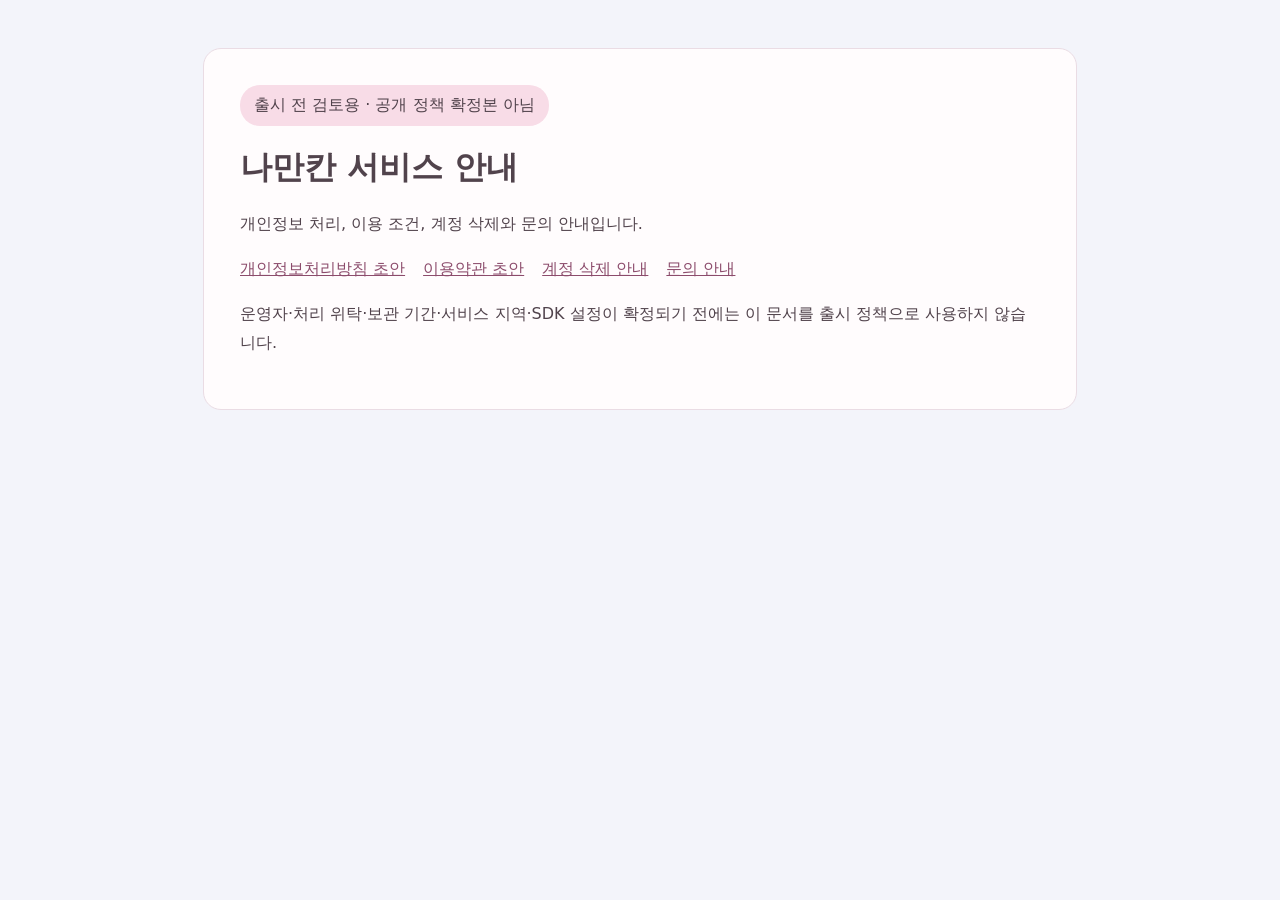
<file: index.html>
<!doctype html>
<html lang="ko"><head><meta charset="utf-8"><meta name="viewport" content="width=device-width,initial-scale=1"><meta name="robots" content="noindex"><title>다이어리 서비스 안내 초안</title><link rel="stylesheet" href="style.css"><script src="site.js" defer></script></head><body><main><span class="draft">출시 전 검토용 · 공개 정책 확정본 아님</span><h1><span data-brand>다이어리</span> 서비스 안내</h1><p>개인정보 처리, 이용 조건, 계정 삭제와 문의 안내입니다.</p><nav><a href="privacy/">개인정보처리방침 초안</a><a href="terms/">이용약관 초안</a><a href="delete-account/">계정 삭제 안내</a><a href="support/">문의 안내</a></nav><p>운영자·처리 위탁·보관 기간·서비스 지역·SDK 설정이 확정되기 전에는 이 문서를 출시 정책으로 사용하지 않습니다.</p></main></body></html>
</file>
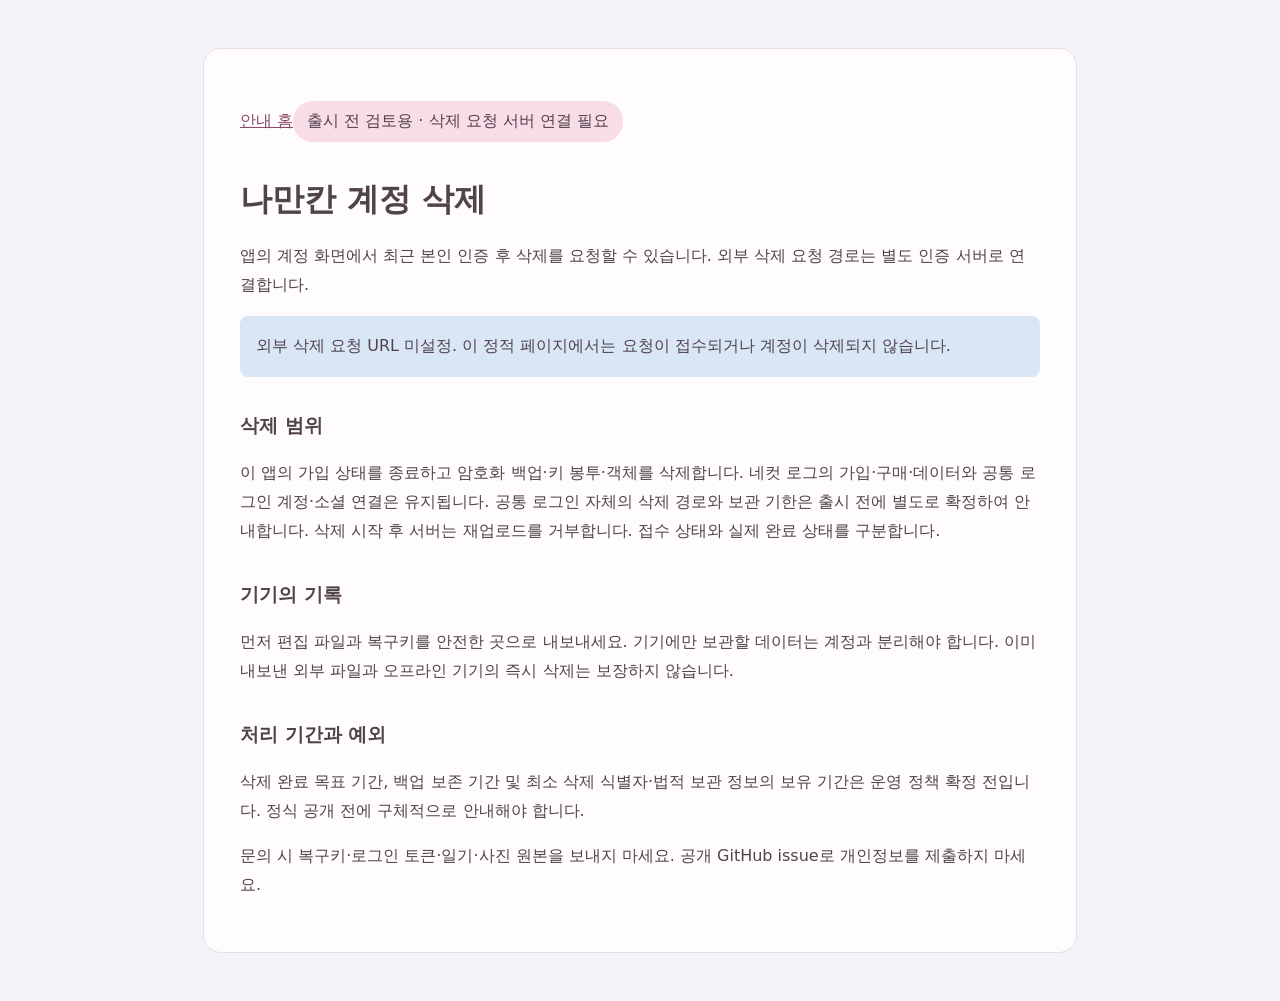
<file: delete-account/index.html>
<!doctype html><html lang="ko"><head><meta charset="utf-8"><meta name="viewport" content="width=device-width,initial-scale=1"><meta name="robots" content="noindex"><title>계정 삭제 안내</title><link rel="stylesheet" href="../style.css"><script src="../site.js" defer></script></head><body><main><a href="../">안내 홈</a><p class="draft">출시 전 검토용 · 삭제 요청 서버 연결 필요</p><h1><span data-brand>다이어리</span> 계정 삭제</h1><p>앱의 계정 화면에서 최근 본인 인증 후 삭제를 요청할 수 있습니다. 외부 삭제 요청 경로는 별도 인증 서버로 연결합니다.</p><p class="notice" data-delete-link>외부 삭제 요청 URL 미설정. 이 정적 페이지에서는 요청이 접수되거나 계정이 삭제되지 않습니다.</p><h2>삭제 범위</h2><p>이 앱의 가입 상태를 종료하고 암호화 백업·키 봉투·객체를 삭제합니다. 네컷 로그의 가입·구매·데이터와 공통 로그인 계정·소셜 연결은 유지됩니다. 공통 로그인 자체의 삭제 경로와 보관 기한은 출시 전에 별도로 확정하여 안내합니다. 삭제 시작 후 서버는 재업로드를 거부합니다. 접수 상태와 실제 완료 상태를 구분합니다.</p><h2>기기의 기록</h2><p>먼저 편집 파일과 복구키를 안전한 곳으로 내보내세요. 기기에만 보관할 데이터는 계정과 분리해야 합니다. 이미 내보낸 외부 파일과 오프라인 기기의 즉시 삭제는 보장하지 않습니다.</p><h2>처리 기간과 예외</h2><p>삭제 완료 목표 기간, 백업 보존 기간 및 최소 삭제 식별자·법적 보관 정보의 보유 기간은 운영 정책 확정 전입니다. 정식 공개 전에 구체적으로 안내해야 합니다.</p><p>문의 시 복구키·로그인 토큰·일기·사진 원본을 보내지 마세요. 공개 GitHub issue로 개인정보를 제출하지 마세요.</p></main></body></html>
</file>
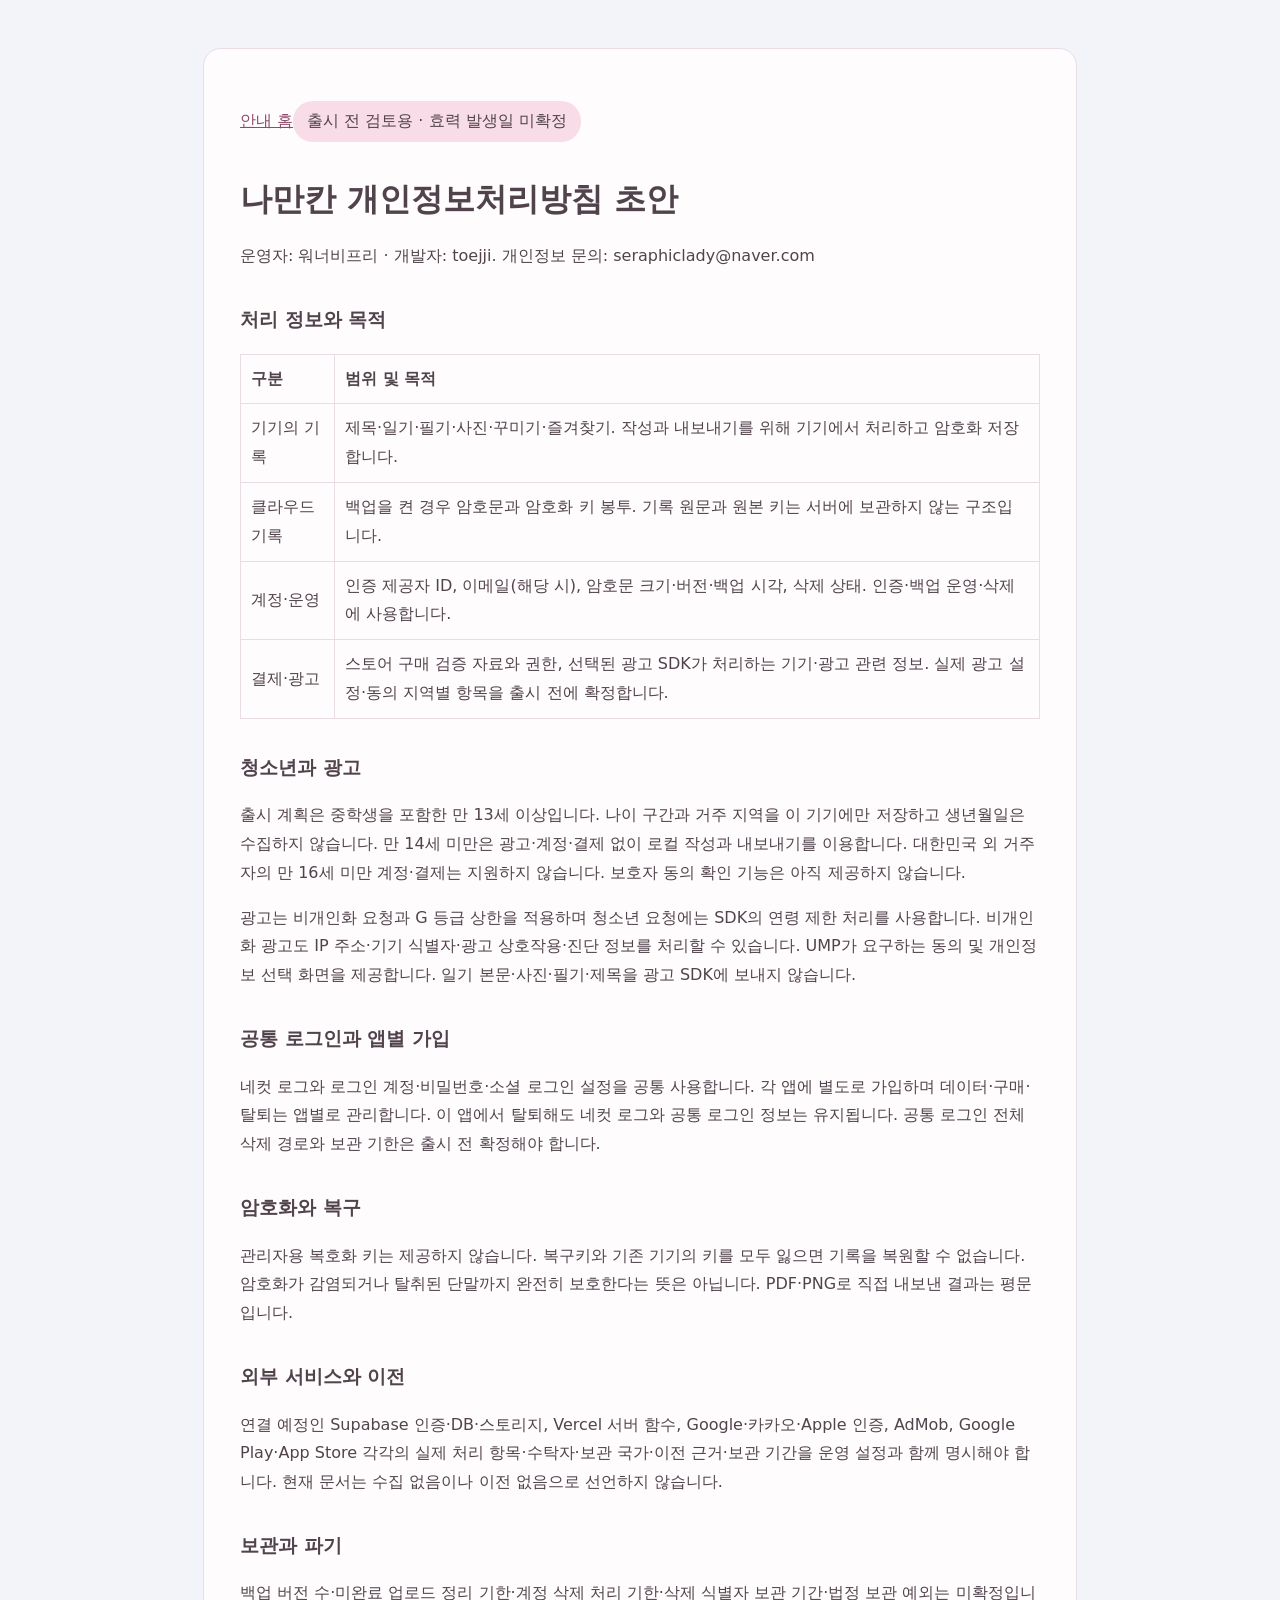
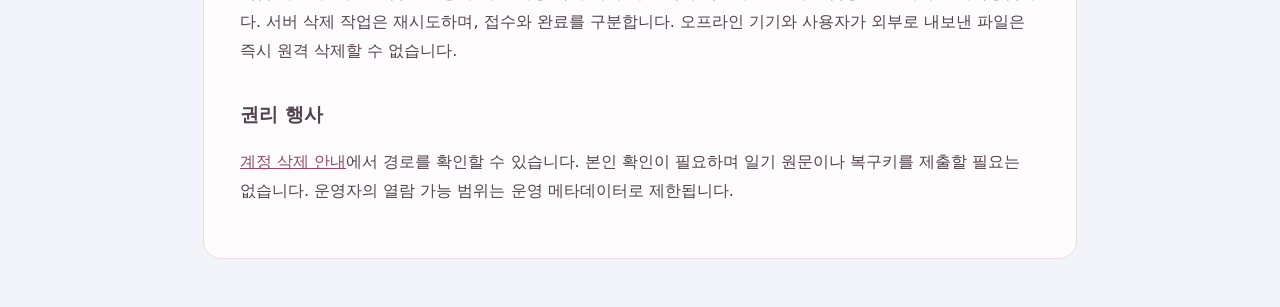
<file: privacy/index.html>
<!doctype html><html lang="ko"><head><meta charset="utf-8"><meta name="viewport" content="width=device-width,initial-scale=1"><meta name="robots" content="noindex"><title>개인정보처리방침 초안</title><link rel="stylesheet" href="../style.css"><script src="../site.js" defer></script></head><body><main><a href="../">안내 홈</a><p class="draft">출시 전 검토용 · 효력 발생일 미확정</p><h1><span data-brand>다이어리</span> 개인정보처리방침 초안</h1><p>운영자: <span data-operator></span> · 개발자: <span data-developer></span>. 개인정보 문의: <span data-support>미설정</span></p><h2>처리 정보와 목적</h2><table><tr><th>구분</th><th>범위 및 목적</th></tr><tr><td>기기의 기록</td><td>제목·일기·필기·사진·꾸미기·즐겨찾기. 작성과 내보내기를 위해 기기에서 처리하고 암호화 저장합니다.</td></tr><tr><td>클라우드 기록</td><td>백업을 켠 경우 암호문과 암호화 키 봉투. 기록 원문과 원본 키는 서버에 보관하지 않는 구조입니다.</td></tr><tr><td>계정·운영</td><td>인증 제공자 ID, 이메일(해당 시), 암호문 크기·버전·백업 시각, 삭제 상태. 인증·백업 운영·삭제에 사용합니다.</td></tr><tr><td>결제·광고</td><td>스토어 구매 검증 자료와 권한, 선택된 광고 SDK가 처리하는 기기·광고 관련 정보. 실제 광고 설정·동의 지역별 항목을 출시 전에 확정합니다.</td></tr></table><h2>청소년과 광고</h2><p>출시 계획은 중학생을 포함한 만 13세 이상입니다. 나이 구간과 거주 지역을 이 기기에만 저장하고 생년월일은 수집하지 않습니다. 만 14세 미만은 광고·계정·결제 없이 로컬 작성과 내보내기를 이용합니다. 대한민국 외 거주자의 만 16세 미만 계정·결제는 지원하지 않습니다. 보호자 동의 확인 기능은 아직 제공하지 않습니다.</p><p>광고는 비개인화 요청과 G 등급 상한을 적용하며 청소년 요청에는 SDK의 연령 제한 처리를 사용합니다. 비개인화 광고도 IP 주소·기기 식별자·광고 상호작용·진단 정보를 처리할 수 있습니다. UMP가 요구하는 동의 및 개인정보 선택 화면을 제공합니다. 일기 본문·사진·필기·제목을 광고 SDK에 보내지 않습니다.</p><h2>공통 로그인과 앱별 가입</h2><p>네컷 로그와 로그인 계정·비밀번호·소셜 로그인 설정을 공통 사용합니다. 각 앱에 별도로 가입하며 데이터·구매·탈퇴는 앱별로 관리합니다. 이 앱에서 탈퇴해도 네컷 로그와 공통 로그인 정보는 유지됩니다. 공통 로그인 전체 삭제 경로와 보관 기한은 출시 전 확정해야 합니다.</p><h2>암호화와 복구</h2><p>관리자용 복호화 키는 제공하지 않습니다. 복구키와 기존 기기의 키를 모두 잃으면 기록을 복원할 수 없습니다. 암호화가 감염되거나 탈취된 단말까지 완전히 보호한다는 뜻은 아닙니다. PDF·PNG로 직접 내보낸 결과는 평문입니다.</p><h2>외부 서비스와 이전</h2><p>연결 예정인 Supabase 인증·DB·스토리지, Vercel 서버 함수, Google·카카오·Apple 인증, AdMob, Google Play·App Store 각각의 실제 처리 항목·수탁자·보관 국가·이전 근거·보관 기간을 운영 설정과 함께 명시해야 합니다. 현재 문서는 수집 없음이나 이전 없음으로 선언하지 않습니다.</p><h2>보관과 파기</h2><p>백업 버전 수·미완료 업로드 정리 기한·계정 삭제 처리 기한·삭제 식별자 보관 기간·법정 보관 예외는 미확정입니다. 서버 삭제 작업은 재시도하며, 접수와 완료를 구분합니다. 오프라인 기기와 사용자가 외부로 내보낸 파일은 즉시 원격 삭제할 수 없습니다.</p><h2>권리 행사</h2><p><a href="../delete-account/">계정 삭제 안내</a>에서 경로를 확인할 수 있습니다. 본인 확인이 필요하며 일기 원문이나 복구키를 제출할 필요는 없습니다. 운영자의 열람 가능 범위는 운영 메타데이터로 제한됩니다.</p></main></body></html>
</file>
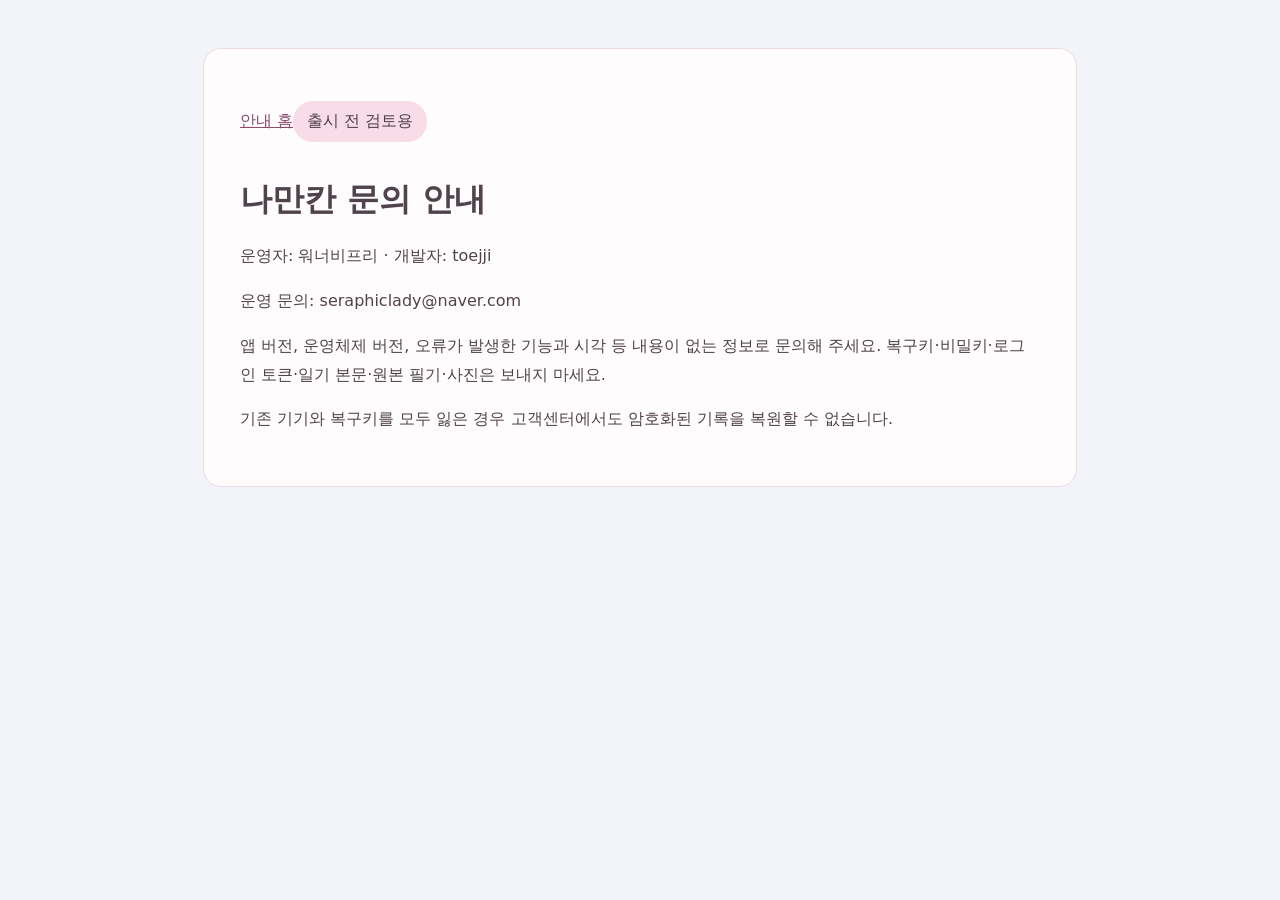
<file: support/index.html>
<!doctype html><html lang="ko"><head><meta charset="utf-8"><meta name="viewport" content="width=device-width,initial-scale=1"><meta name="robots" content="noindex"><title>문의 안내</title><link rel="stylesheet" href="../style.css"><script src="../site.js" defer></script></head><body><main><a href="../">안내 홈</a><p class="draft">출시 전 검토용</p><h1><span data-brand>다이어리</span> 문의 안내</h1><p>운영자: <span data-operator></span> · 개발자: <span data-developer></span></p><p>운영 문의: <span data-support>연락처 미확정</span></p><p>앱 버전, 운영체제 버전, 오류가 발생한 기능과 시각 등 내용이 없는 정보로 문의해 주세요. 복구키·비밀키·로그인 토큰·일기 본문·원본 필기·사진은 보내지 마세요.</p><p>기존 기기와 복구키를 모두 잃은 경우 고객센터에서도 암호화된 기록을 복원할 수 없습니다.</p></main></body></html>
</file>
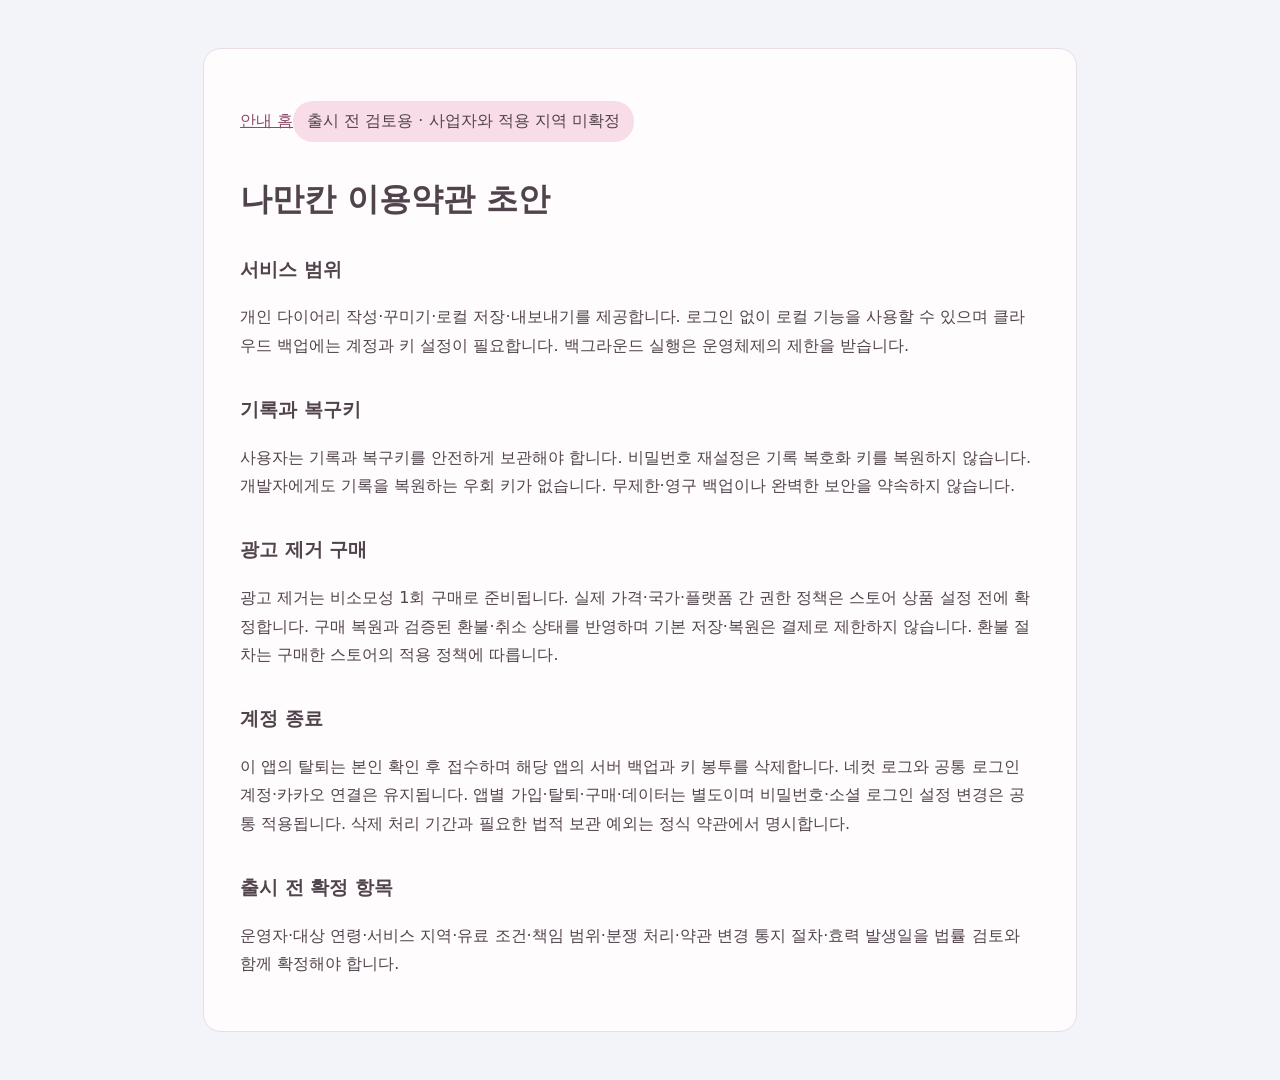
<file: terms/index.html>
<!doctype html><html lang="ko"><head><meta charset="utf-8"><meta name="viewport" content="width=device-width,initial-scale=1"><meta name="robots" content="noindex"><title>이용약관 초안</title><link rel="stylesheet" href="../style.css"><script src="../site.js" defer></script></head><body><main><a href="../">안내 홈</a><p class="draft">출시 전 검토용 · 사업자와 적용 지역 미확정</p><h1><span data-brand>다이어리</span> 이용약관 초안</h1><h2>서비스 범위</h2><p>개인 다이어리 작성·꾸미기·로컬 저장·내보내기를 제공합니다. 로그인 없이 로컬 기능을 사용할 수 있으며 클라우드 백업에는 계정과 키 설정이 필요합니다. 백그라운드 실행은 운영체제의 제한을 받습니다.</p><h2>기록과 복구키</h2><p>사용자는 기록과 복구키를 안전하게 보관해야 합니다. 비밀번호 재설정은 기록 복호화 키를 복원하지 않습니다. 개발자에게도 기록을 복원하는 우회 키가 없습니다. 무제한·영구 백업이나 완벽한 보안을 약속하지 않습니다.</p><h2>광고 제거 구매</h2><p>광고 제거는 비소모성 1회 구매로 준비됩니다. 실제 가격·국가·플랫폼 간 권한 정책은 스토어 상품 설정 전에 확정합니다. 구매 복원과 검증된 환불·취소 상태를 반영하며 기본 저장·복원은 결제로 제한하지 않습니다. 환불 절차는 구매한 스토어의 적용 정책에 따릅니다.</p><h2>계정 종료</h2><p>이 앱의 탈퇴는 본인 확인 후 접수하며 해당 앱의 서버 백업과 키 봉투를 삭제합니다. 네컷 로그와 공통 로그인 계정·카카오 연결은 유지됩니다. 앱별 가입·탈퇴·구매·데이터는 별도이며 비밀번호·소셜 로그인 설정 변경은 공통 적용됩니다. 삭제 처리 기간과 필요한 법적 보관 예외는 정식 약관에서 명시합니다.</p><h2>출시 전 확정 항목</h2><p>운영자·대상 연령·서비스 지역·유료 조건·책임 범위·분쟁 처리·약관 변경 통지 절차·효력 발생일을 법률 검토와 함께 확정해야 합니다.</p></main></body></html>
</file>
<file: style.css>
:root{font-family:system-ui,sans-serif;color:#51434c;background:#f3f4fa;line-height:1.8}body{margin:0}main{max-width:800px;margin:48px auto;padding:36px;background:#fffcfd;border:1px solid #eadce4;border-radius:18px}h1{line-height:1.3}h2{font-size:1.2rem;margin-top:2rem}a{color:#8c4c6c}nav{display:flex;flex-wrap:wrap;gap:18px}.draft{display:inline-block;background:#f8dce7;padding:6px 14px;border-radius:20px}table{width:100%;border-collapse:collapse}td,th{padding:10px;text-align:left;border:1px solid #eadce4}.notice{background:#d9e6f6;padding:16px;border-radius:8px}@media(max-width:600px){main{margin:12px;padding:20px}}
</file>
